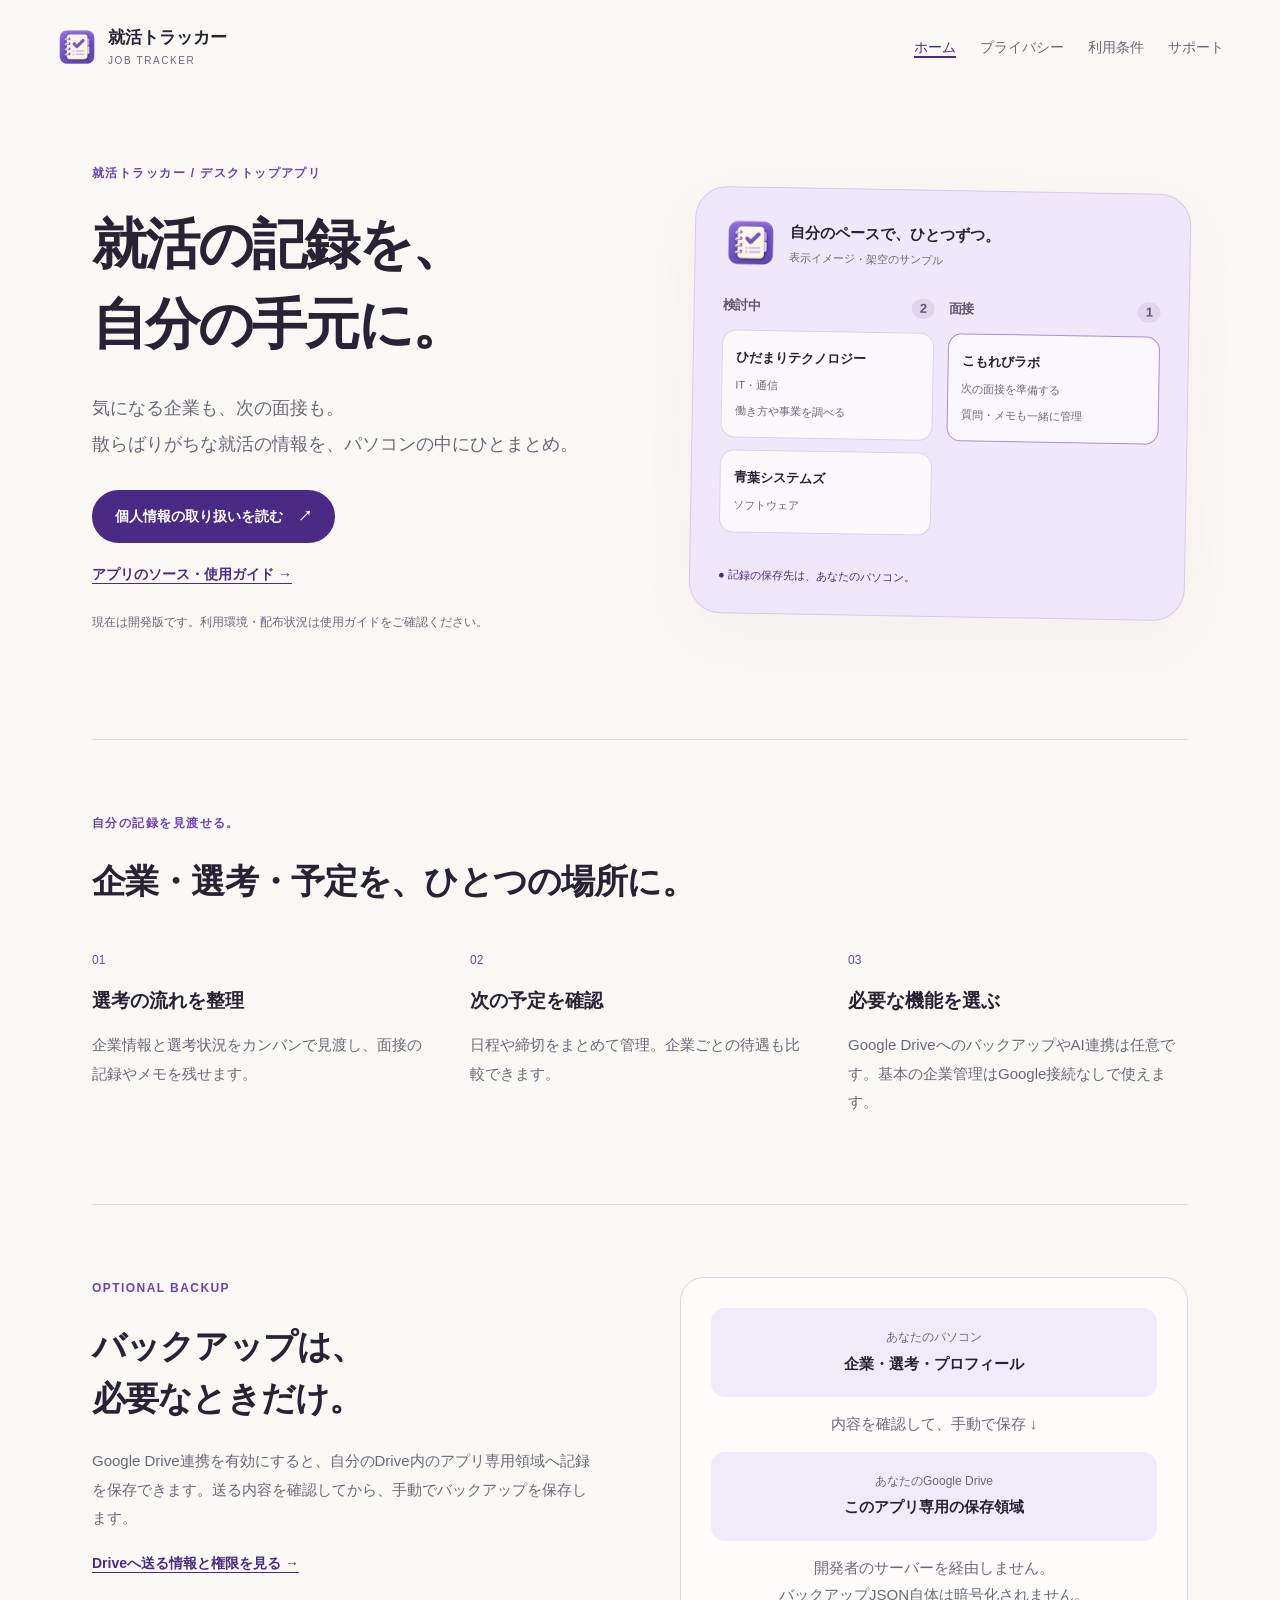
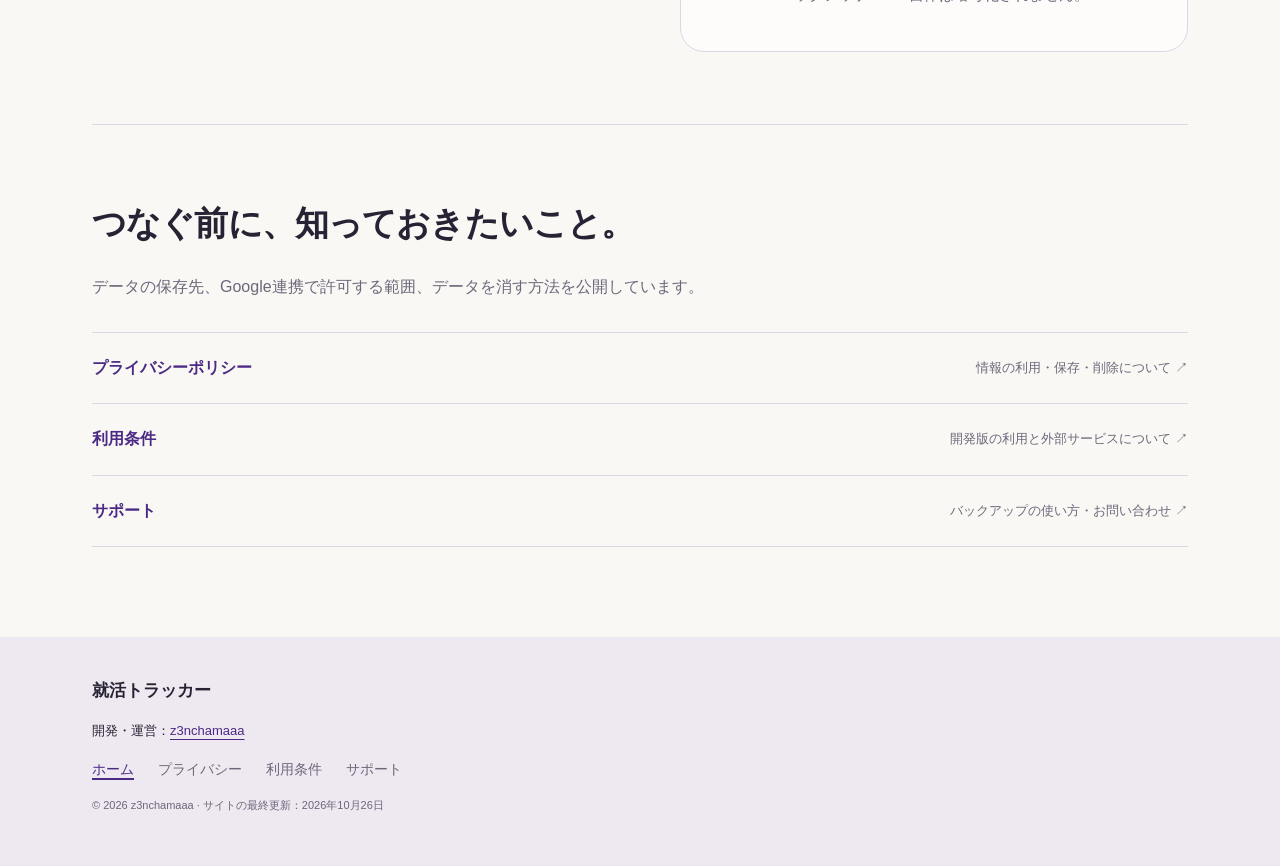
<file: public/index.html>
<!doctype html>
<html lang="ja"><head><meta charset="utf-8"><meta name="viewport" content="width=device-width,initial-scale=1">
<meta name="description" content="企業情報・選考状況・予定をパソコンで管理する就活トラッカー。Google Driveバックアップの仕組みと個人情報の取り扱いをご案内します。"><meta name="color-scheme" content="light">
<meta http-equiv="Content-Security-Policy" content="default-src 'none'; img-src 'self'; style-src 'self'; base-uri 'none'; form-action 'none'; object-src 'none'">
<meta name="referrer" content="strict-origin-when-cross-origin">
<title>就活の記録を、自分の手元に。 | 就活トラッカー</title><link rel="canonical" href="https://job-tracker.antoru.me/">
<link rel="icon" type="image/png" href="./assets/app-icon.png"><link rel="stylesheet" href="./assets/style.css">
<meta property="og:title" content="就活の記録を、自分の手元に。 | 就活トラッカー"><meta property="og:description" content="企業情報・選考状況・予定をパソコンで管理する就活トラッカー。Google Driveバックアップの仕組みと個人情報の取り扱いをご案内します。"><meta property="og:type" content="website"><meta property="og:url" content="https://job-tracker.antoru.me/">
</head><body><a class="skip" href="#main">本文へ移動</a>
<header class="header"><a class="brand" href="./index.html"><img src="./assets/app-icon.png" width="40" height="40" alt=""><span>就活トラッカー<small>JOB TRACKER</small></span></a><nav aria-label="メインナビゲーション"><a href="./index.html" aria-current="page">ホーム</a><a href="./privacy.html">プライバシー</a><a href="./terms.html">利用条件</a><a href="./support.html">サポート</a></nav></header>
<main id="main">
<section class="hero"><div><p class="eyebrow">就活トラッカー / デスクトップアプリ</p><h1>就活の記録を、<br>自分の手元に。</h1><p class="lead">気になる企業も、次の面接も。<br>散らばりがちな就活の情報を、パソコンの中にひとまとめ。</p><div class="actions"><a class="button" href="./privacy.html">個人情報の取り扱いを読む <span aria-hidden="true">↗</span></a><a class="text-link" href="https://github.com/z3nchamaaa/job-tracker">アプリのソース・使用ガイド →</a></div><p class="caption">現在は開発版です。利用環境・配布状況は使用ガイドをご確認ください。</p></div>
<aside class="preview" aria-label="企業管理のイメージ。架空のサンプルです"><div class="preview-top"><img src="./assets/app-icon.png" width="54" height="54" alt="就活トラッカーの紫色のノートのアイコン"><span>自分のペースで、ひとつずつ。<small>表示イメージ・架空のサンプル</small></span></div><div class="board"><section><h2>検討中 <span>2</span></h2><div class="company"><strong>ひだまりテクノロジー</strong><span>IT・通信</span><small>働き方や事業を調べる</small></div><div class="company"><strong>青葉システムズ</strong><span>ソフトウェア</span></div></section><section><h2>面接 <span>1</span></h2><div class="company selected"><strong>こもれびラボ</strong><span>次の面接を準備する</span><small>質問・メモも一緒に管理</small></div></section></div><p class="local-tag">● 記録の保存先は、あなたのパソコン。</p></aside></section>
<section class="section intro"><p class="eyebrow">自分の記録を見渡せる。</p><h2>企業・選考・予定を、ひとつの場所に。</h2><div class="feature-list"><article><span class="number">01</span><h3>選考の流れを整理</h3><p>企業情報と選考状況をカンバンで見渡し、面接の記録やメモを残せます。</p></article><article><span class="number">02</span><h3>次の予定を確認</h3><p>日程や締切をまとめて管理。企業ごとの待遇も比較できます。</p></article><article><span class="number">03</span><h3>必要な機能を選ぶ</h3><p>Google DriveへのバックアップやAI連携は任意です。基本の企業管理はGoogle接続なしで使えます。</p></article></div></section>
<section class="section drive-section"><div><p class="eyebrow">OPTIONAL BACKUP</p><h2>バックアップは、<br>必要なときだけ。</h2><p>Google Drive連携を有効にすると、自分のDrive内のアプリ専用領域へ記録を保存できます。送る内容を確認してから、手動でバックアップを保存します。</p><a class="text-link" href="./privacy.html#google-drive">Driveへ送る情報と権限を見る →</a></div><div class="flow" aria-label="パソコンから本人の操作でGoogle Driveのアプリ専用領域へ保存"><div><span>あなたのパソコン</span><strong>企業・選考・プロフィール</strong></div><p>内容を確認して、手動で保存 ↓</p><div><span>あなたのGoogle Drive</span><strong>このアプリ専用の保存領域</strong></div><p class="caption">開発者のサーバーを経由しません。<br>バックアップJSON自体は暗号化されません。</p></div></section>
<section class="section closing"><h2>つなぐ前に、知っておきたいこと。</h2><p>データの保存先、Google連携で許可する範囲、データを消す方法を公開しています。</p><div class="document-links"><a href="./privacy.html"><strong>プライバシーポリシー</strong><span>情報の利用・保存・削除について ↗</span></a><a href="./terms.html"><strong>利用条件</strong><span>開発版の利用と外部サービスについて ↗</span></a><a href="./support.html"><strong>サポート</strong><span>バックアップの使い方・お問い合わせ ↗</span></a></div></section></main>
<footer><a class="footer-brand" href="./index.html">就活トラッカー</a><p>開発・運営：<a href="https://github.com/z3nchamaaa">z3nchamaaa</a></p><nav aria-label="フッターナビゲーション"><a href="./index.html" aria-current="page">ホーム</a><a href="./privacy.html">プライバシー</a><a href="./terms.html">利用条件</a><a href="./support.html">サポート</a></nav><p class="muted">© 2026 z3nchamaaa · サイトの最終更新：2026年10月26日</p></footer>
</body></html>
</file>
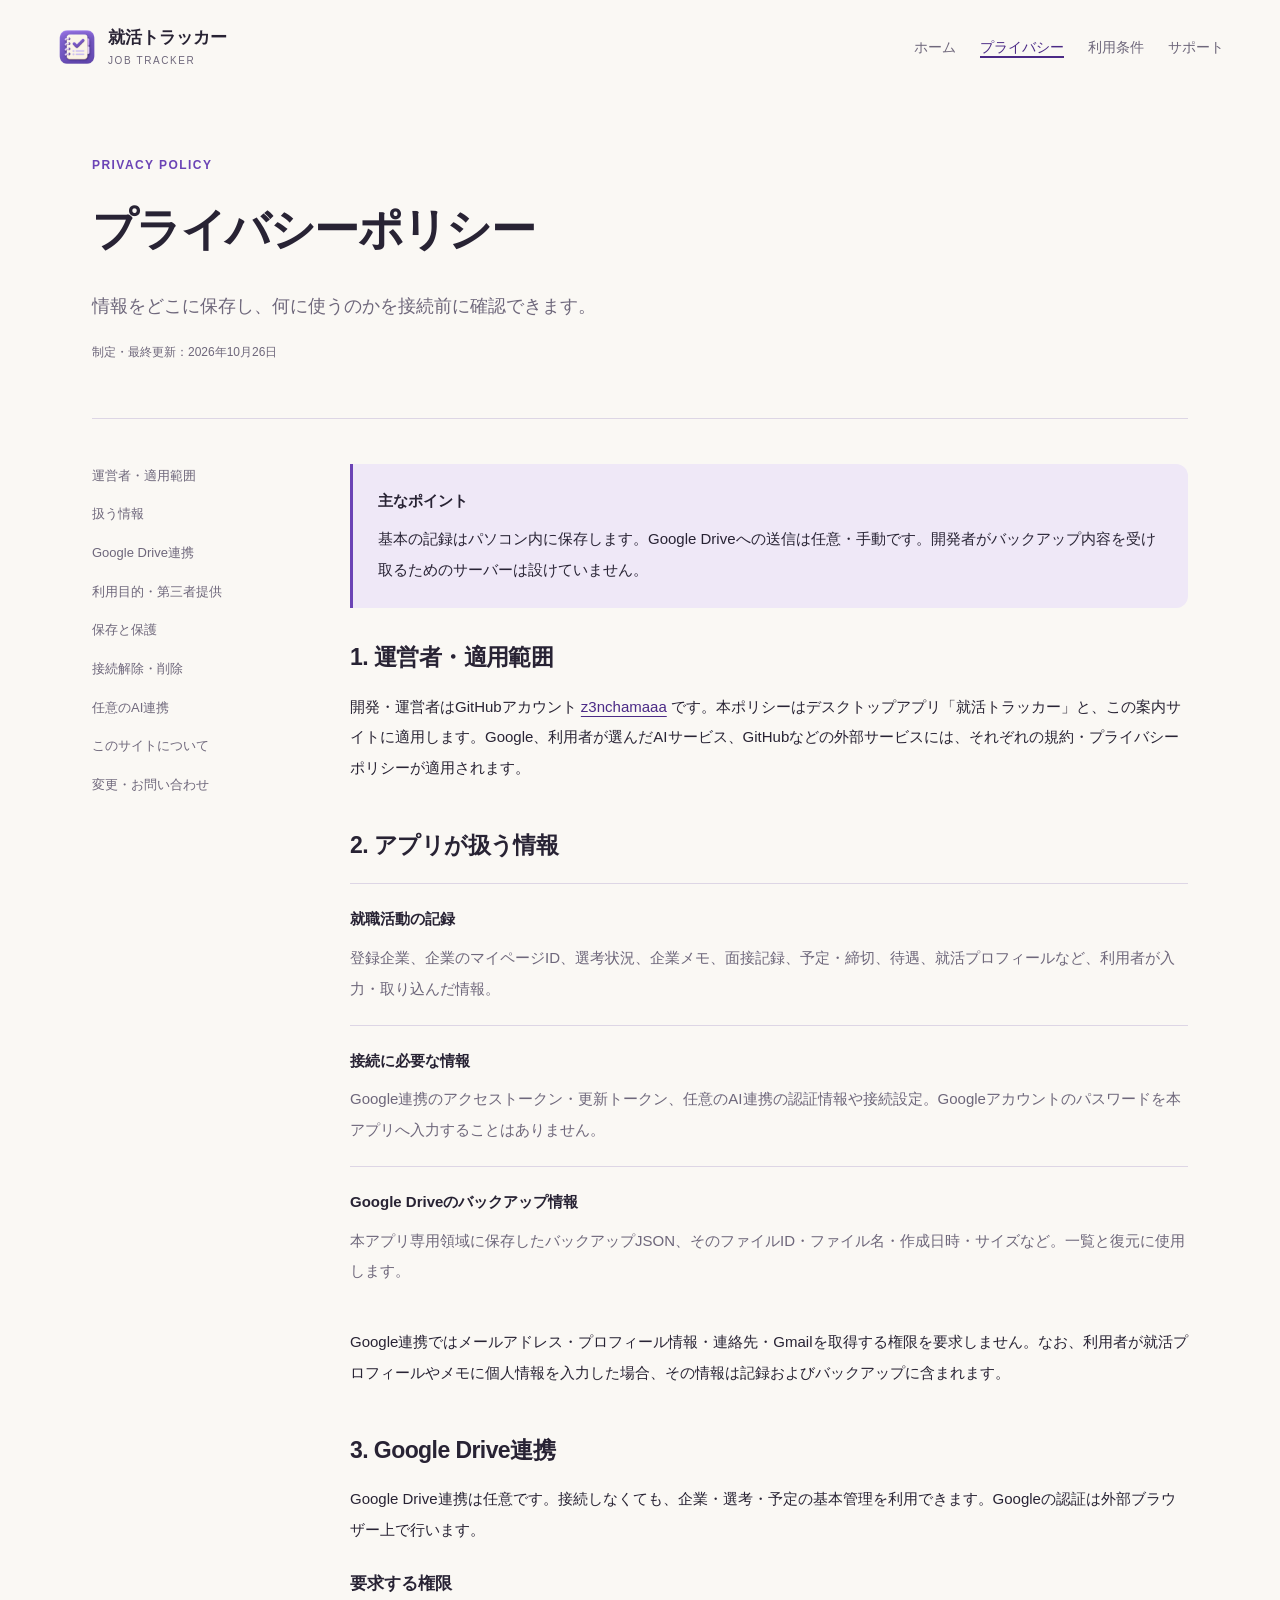
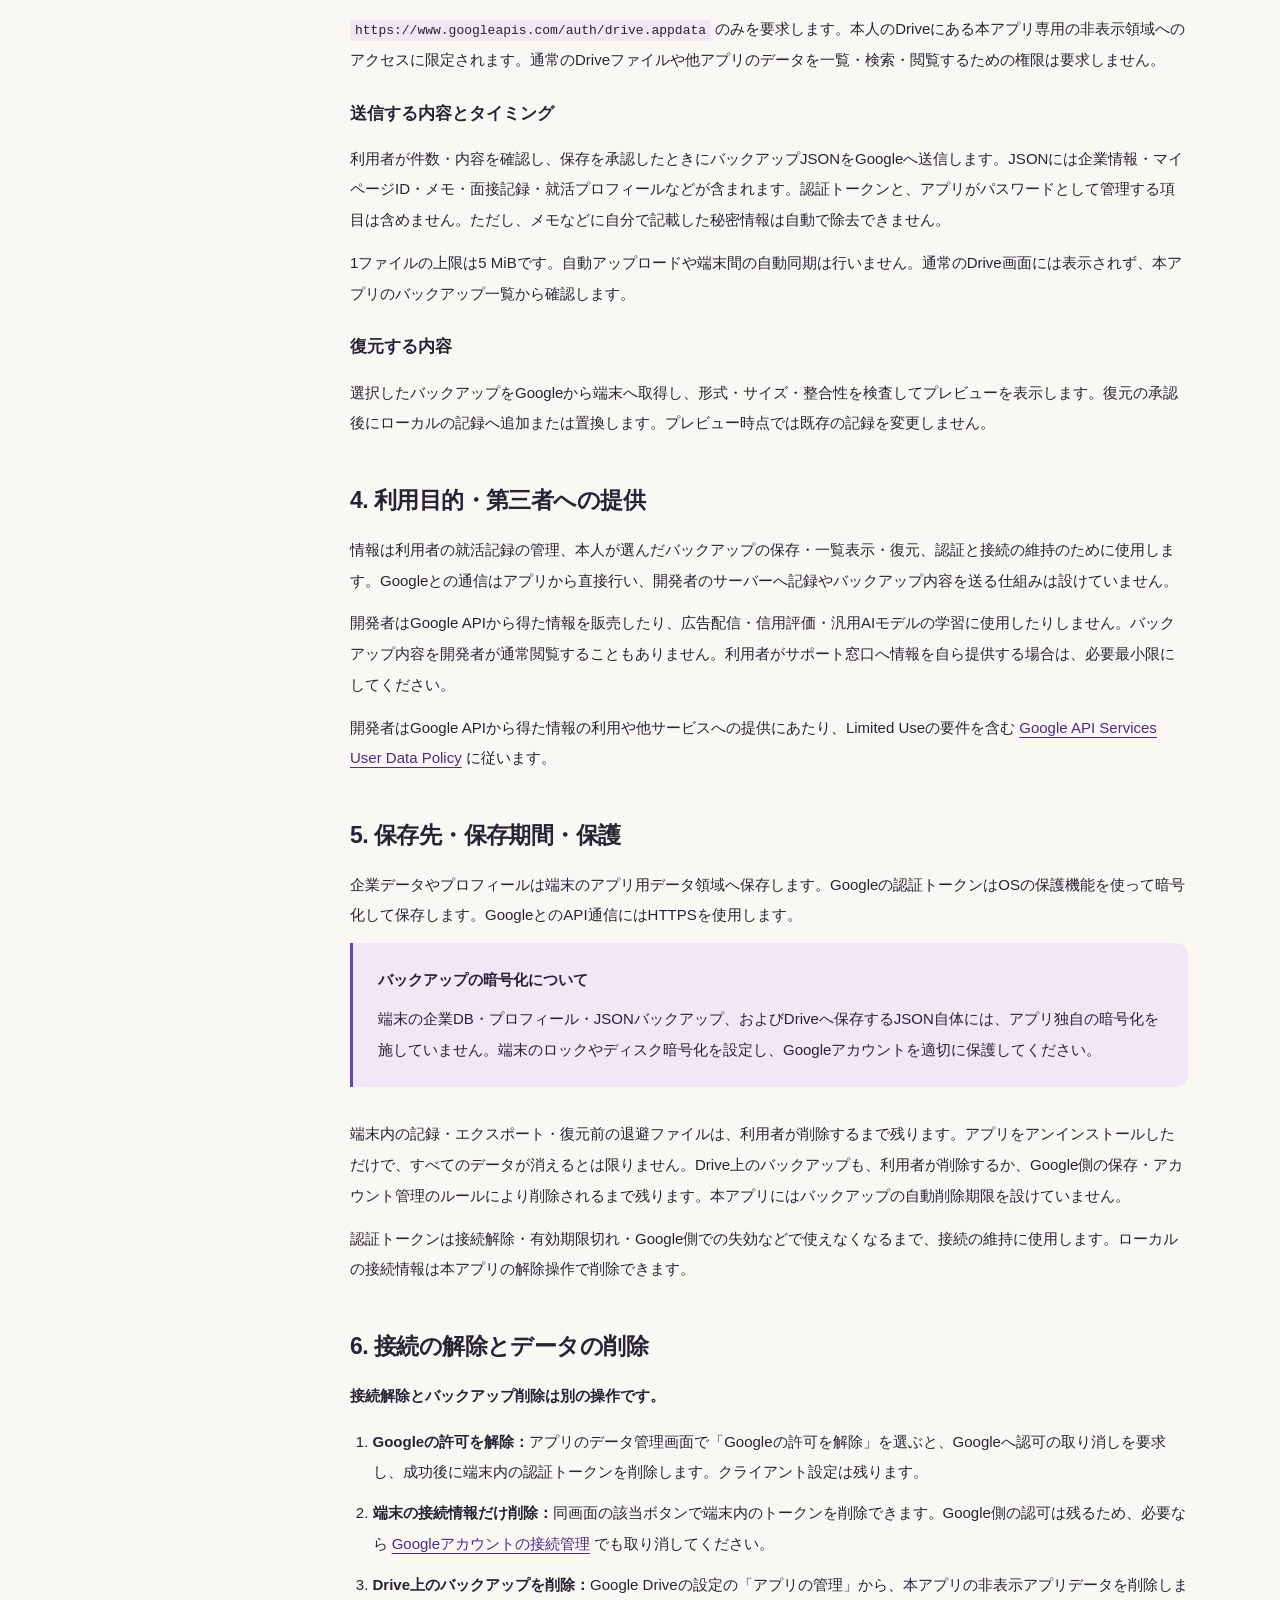
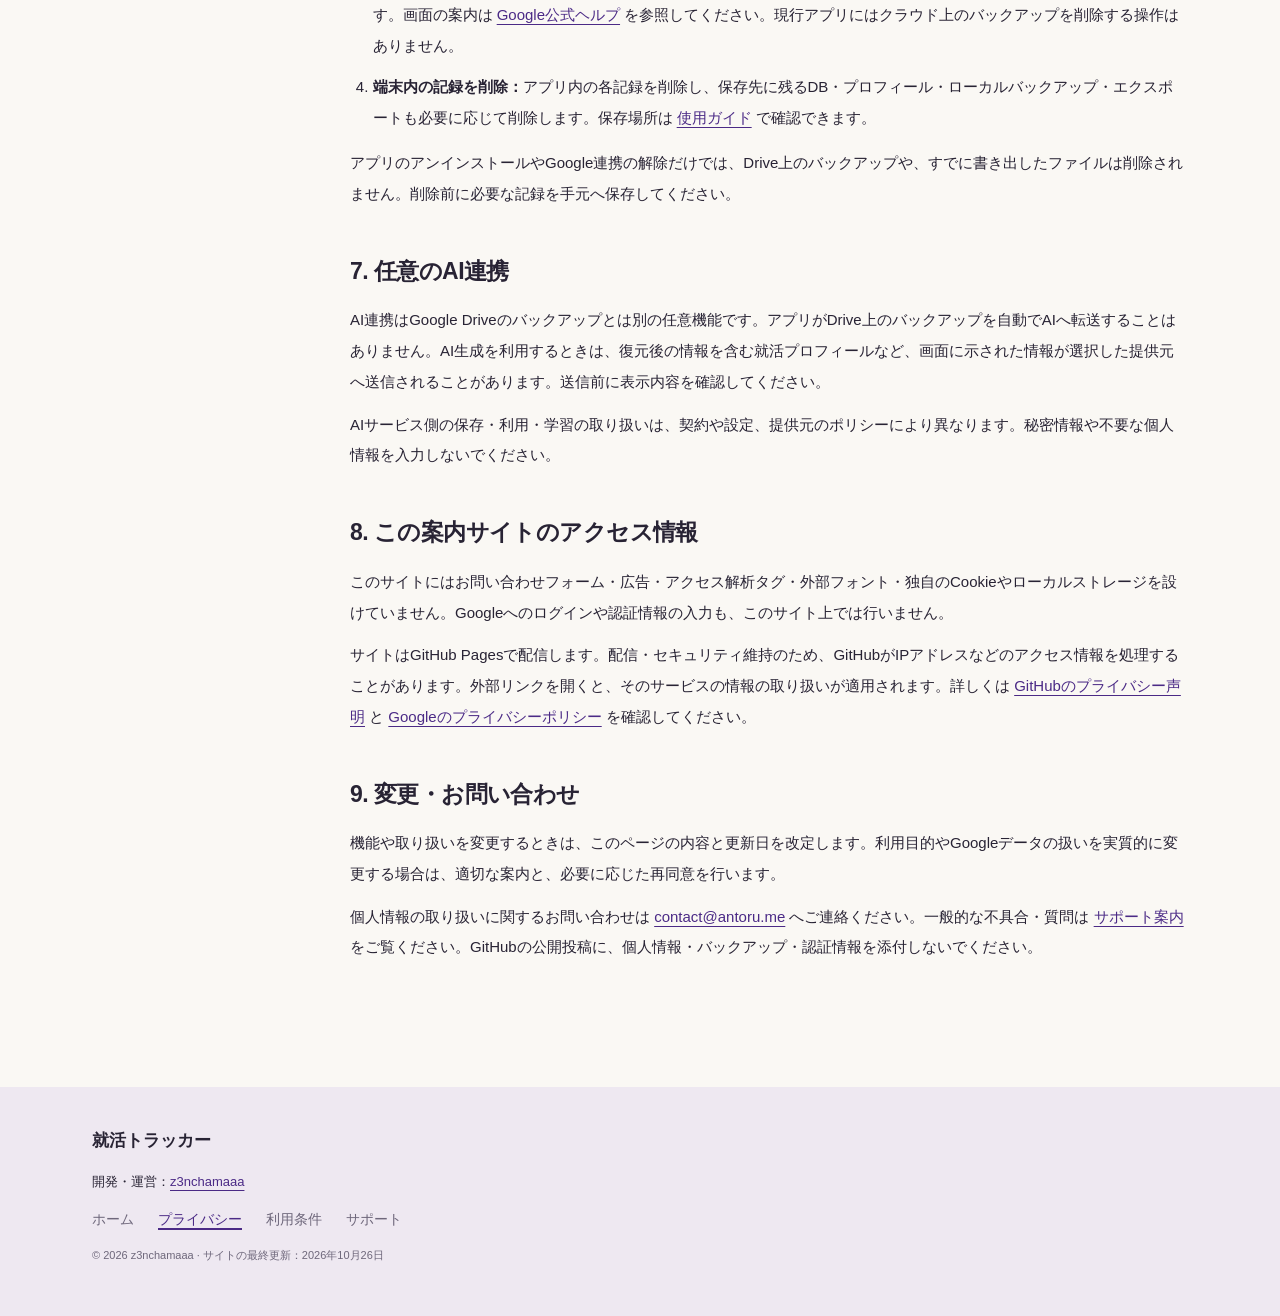
<file: public/privacy.html>
<!doctype html>
<html lang="ja"><head><meta charset="utf-8"><meta name="viewport" content="width=device-width,initial-scale=1">
<meta name="description" content="就活トラッカーが扱う情報、Google Driveの権限、保存・第三者提供・接続解除とデータ削除について。"><meta name="color-scheme" content="light">
<meta http-equiv="Content-Security-Policy" content="default-src 'none'; img-src 'self'; style-src 'self'; base-uri 'none'; form-action 'none'; object-src 'none'">
<meta name="referrer" content="strict-origin-when-cross-origin">
<title>プライバシーポリシー | 就活トラッカー</title><link rel="canonical" href="https://job-tracker.antoru.me/privacy.html">
<link rel="icon" type="image/png" href="./assets/app-icon.png"><link rel="stylesheet" href="./assets/style.css">
<meta property="og:title" content="プライバシーポリシー | 就活トラッカー"><meta property="og:description" content="就活トラッカーが扱う情報、Google Driveの権限、保存・第三者提供・接続解除とデータ削除について。"><meta property="og:type" content="website"><meta property="og:url" content="https://job-tracker.antoru.me/privacy.html">
</head><body><a class="skip" href="#main">本文へ移動</a>
<header class="header"><a class="brand" href="./index.html"><img src="./assets/app-icon.png" width="40" height="40" alt=""><span>就活トラッカー<small>JOB TRACKER</small></span></a><nav aria-label="メインナビゲーション"><a href="./index.html">ホーム</a><a href="./privacy.html" aria-current="page">プライバシー</a><a href="./terms.html">利用条件</a><a href="./support.html">サポート</a></nav></header>
<main id="main">
<div class="document-head"><p class="eyebrow">PRIVACY POLICY</p><h1>プライバシーポリシー</h1><p class="lead">情報をどこに保存し、何に使うのかを接続前に確認できます。</p><p class="caption">制定・最終更新：2026年10月26日</p></div>
<div class="document-layout"><aside class="toc"><nav aria-label="このページの目次"><a href="#operator">運営者・適用範囲</a><a href="#data">扱う情報</a><a href="#google-drive">Google Drive連携</a><a href="#sharing">利用目的・第三者提供</a><a href="#storage">保存と保護</a><a href="#deletion">接続解除・削除</a><a href="#ai">任意のAI連携</a><a href="#website">このサイトについて</a><a href="#changes">変更・お問い合わせ</a></nav></aside><article class="prose">
<div class="notice"><strong>主なポイント</strong><p>基本の記録はパソコン内に保存します。Google Driveへの送信は任意・手動です。開発者がバックアップ内容を受け取るためのサーバーは設けていません。</p></div>
<section id="operator"><h2>1. 運営者・適用範囲</h2><p>開発・運営者はGitHubアカウント <a href="https://github.com/z3nchamaaa">z3nchamaaa</a> です。本ポリシーはデスクトップアプリ「就活トラッカー」と、この案内サイトに適用します。Google、利用者が選んだAIサービス、GitHubなどの外部サービスには、それぞれの規約・プライバシーポリシーが適用されます。</p></section>
<section id="data"><h2>2. アプリが扱う情報</h2><dl class="data-list"><div><dt>就職活動の記録</dt><dd>登録企業、企業のマイページID、選考状況、企業メモ、面接記録、予定・締切、待遇、就活プロフィールなど、利用者が入力・取り込んだ情報。</dd></div><div><dt>接続に必要な情報</dt><dd>Google連携のアクセストークン・更新トークン、任意のAI連携の認証情報や接続設定。Googleアカウントのパスワードを本アプリへ入力することはありません。</dd></div><div><dt>Google Driveのバックアップ情報</dt><dd>本アプリ専用領域に保存したバックアップJSON、そのファイルID・ファイル名・作成日時・サイズなど。一覧と復元に使用します。</dd></div></dl><p>Google連携ではメールアドレス・プロフィール情報・連絡先・Gmailを取得する権限を要求しません。なお、利用者が就活プロフィールやメモに個人情報を入力した場合、その情報は記録およびバックアップに含まれます。</p></section>
<section id="google-drive"><h2>3. Google Drive連携</h2><p>Google Drive連携は任意です。接続しなくても、企業・選考・予定の基本管理を利用できます。Googleの認証は外部ブラウザー上で行います。</p><h3>要求する権限</h3><p><code>https://www.googleapis.com/auth/drive.appdata</code> のみを要求します。本人のDriveにある本アプリ専用の非表示領域へのアクセスに限定されます。通常のDriveファイルや他アプリのデータを一覧・検索・閲覧するための権限は要求しません。</p><h3>送信する内容とタイミング</h3><p>利用者が件数・内容を確認し、保存を承認したときにバックアップJSONをGoogleへ送信します。JSONには企業情報・マイページID・メモ・面接記録・就活プロフィールなどが含まれます。認証トークンと、アプリがパスワードとして管理する項目は含めません。ただし、メモなどに自分で記載した秘密情報は自動で除去できません。</p><p>1ファイルの上限は5 MiBです。自動アップロードや端末間の自動同期は行いません。通常のDrive画面には表示されず、本アプリのバックアップ一覧から確認します。</p><h3>復元する内容</h3><p>選択したバックアップをGoogleから端末へ取得し、形式・サイズ・整合性を検査してプレビューを表示します。復元の承認後にローカルの記録へ追加または置換します。プレビュー時点では既存の記録を変更しません。</p></section>
<section id="sharing"><h2>4. 利用目的・第三者への提供</h2><p>情報は利用者の就活記録の管理、本人が選んだバックアップの保存・一覧表示・復元、認証と接続の維持のために使用します。Googleとの通信はアプリから直接行い、開発者のサーバーへ記録やバックアップ内容を送る仕組みは設けていません。</p><p>開発者はGoogle APIから得た情報を販売したり、広告配信・信用評価・汎用AIモデルの学習に使用したりしません。バックアップ内容を開発者が通常閲覧することもありません。利用者がサポート窓口へ情報を自ら提供する場合は、必要最小限にしてください。</p><p>開発者はGoogle APIから得た情報の利用や他サービスへの提供にあたり、Limited Useの要件を含む <a href="https://developers.google.com/terms/api-services-user-data-policy">Google API Services User Data Policy</a> に従います。</p></section>
<section id="storage"><h2>5. 保存先・保存期間・保護</h2><p>企業データやプロフィールは端末のアプリ用データ領域へ保存します。Googleの認証トークンはOSの保護機能を使って暗号化して保存します。GoogleとのAPI通信にはHTTPSを使用します。</p><div class="notice"><strong>バックアップの暗号化について</strong><p>端末の企業DB・プロフィール・JSONバックアップ、およびDriveへ保存するJSON自体には、アプリ独自の暗号化を施していません。端末のロックやディスク暗号化を設定し、Googleアカウントを適切に保護してください。</p></div><p>端末内の記録・エクスポート・復元前の退避ファイルは、利用者が削除するまで残ります。アプリをアンインストールしただけで、すべてのデータが消えるとは限りません。Drive上のバックアップも、利用者が削除するか、Google側の保存・アカウント管理のルールにより削除されるまで残ります。本アプリにはバックアップの自動削除期限を設けていません。</p><p>認証トークンは接続解除・有効期限切れ・Google側での失効などで使えなくなるまで、接続の維持に使用します。ローカルの接続情報は本アプリの解除操作で削除できます。</p></section>
<section id="deletion"><h2>6. 接続の解除とデータの削除</h2><p><strong>接続解除とバックアップ削除は別の操作です。</strong></p><ol><li><strong>Googleの許可を解除：</strong>アプリのデータ管理画面で「Googleの許可を解除」を選ぶと、Googleへ認可の取り消しを要求し、成功後に端末内の認証トークンを削除します。クライアント設定は残ります。</li><li><strong>端末の接続情報だけ削除：</strong>同画面の該当ボタンで端末内のトークンを削除できます。Google側の認可は残るため、必要なら <a href="https://myaccount.google.com/connections">Googleアカウントの接続管理</a> でも取り消してください。</li><li><strong>Drive上のバックアップを削除：</strong>Google Driveの設定の「アプリの管理」から、本アプリの非表示アプリデータを削除します。画面の案内は <a href="https://support.google.com/drive/answer/6374270?hl=ja">Google公式ヘルプ</a> を参照してください。現行アプリにはクラウド上のバックアップを削除する操作はありません。</li><li><strong>端末内の記録を削除：</strong>アプリ内の各記録を削除し、保存先に残るDB・プロフィール・ローカルバックアップ・エクスポートも必要に応じて削除します。保存場所は <a href="https://github.com/z3nchamaaa/job-tracker/blob/main/docs/README.md">使用ガイド</a> で確認できます。</li></ol><p>アプリのアンインストールやGoogle連携の解除だけでは、Drive上のバックアップや、すでに書き出したファイルは削除されません。削除前に必要な記録を手元へ保存してください。</p></section>
<section id="ai"><h2>7. 任意のAI連携</h2><p>AI連携はGoogle Driveのバックアップとは別の任意機能です。アプリがDrive上のバックアップを自動でAIへ転送することはありません。AI生成を利用するときは、復元後の情報を含む就活プロフィールなど、画面に示された情報が選択した提供元へ送信されることがあります。送信前に表示内容を確認してください。</p><p>AIサービス側の保存・利用・学習の取り扱いは、契約や設定、提供元のポリシーにより異なります。秘密情報や不要な個人情報を入力しないでください。</p></section>
<section id="website"><h2>8. この案内サイトのアクセス情報</h2><p>このサイトにはお問い合わせフォーム・広告・アクセス解析タグ・外部フォント・独自のCookieやローカルストレージを設けていません。Googleへのログインや認証情報の入力も、このサイト上では行いません。</p><p>サイトはGitHub Pagesで配信します。配信・セキュリティ維持のため、GitHubがIPアドレスなどのアクセス情報を処理することがあります。外部リンクを開くと、そのサービスの情報の取り扱いが適用されます。詳しくは <a href="https://docs.github.com/en/site-policy/privacy-policies/github-general-privacy-statement">GitHubのプライバシー声明</a> と <a href="https://policies.google.com/privacy?hl=ja">Googleのプライバシーポリシー</a> を確認してください。</p></section>
<section id="changes"><h2>9. 変更・お問い合わせ</h2><p>機能や取り扱いを変更するときは、このページの内容と更新日を改定します。利用目的やGoogleデータの扱いを実質的に変更する場合は、適切な案内と、必要に応じた再同意を行います。</p><p>個人情報の取り扱いに関するお問い合わせは <a href="mailto:contact@antoru.me">contact@antoru.me</a> へご連絡ください。一般的な不具合・質問は <a href="./support.html">サポート案内</a> をご覧ください。GitHubの公開投稿に、個人情報・バックアップ・認証情報を添付しないでください。</p></section>
</article></div></main>
<footer><a class="footer-brand" href="./index.html">就活トラッカー</a><p>開発・運営：<a href="https://github.com/z3nchamaaa">z3nchamaaa</a></p><nav aria-label="フッターナビゲーション"><a href="./index.html">ホーム</a><a href="./privacy.html" aria-current="page">プライバシー</a><a href="./terms.html">利用条件</a><a href="./support.html">サポート</a></nav><p class="muted">© 2026 z3nchamaaa · サイトの最終更新：2026年10月26日</p></footer>
</body></html>
</file>
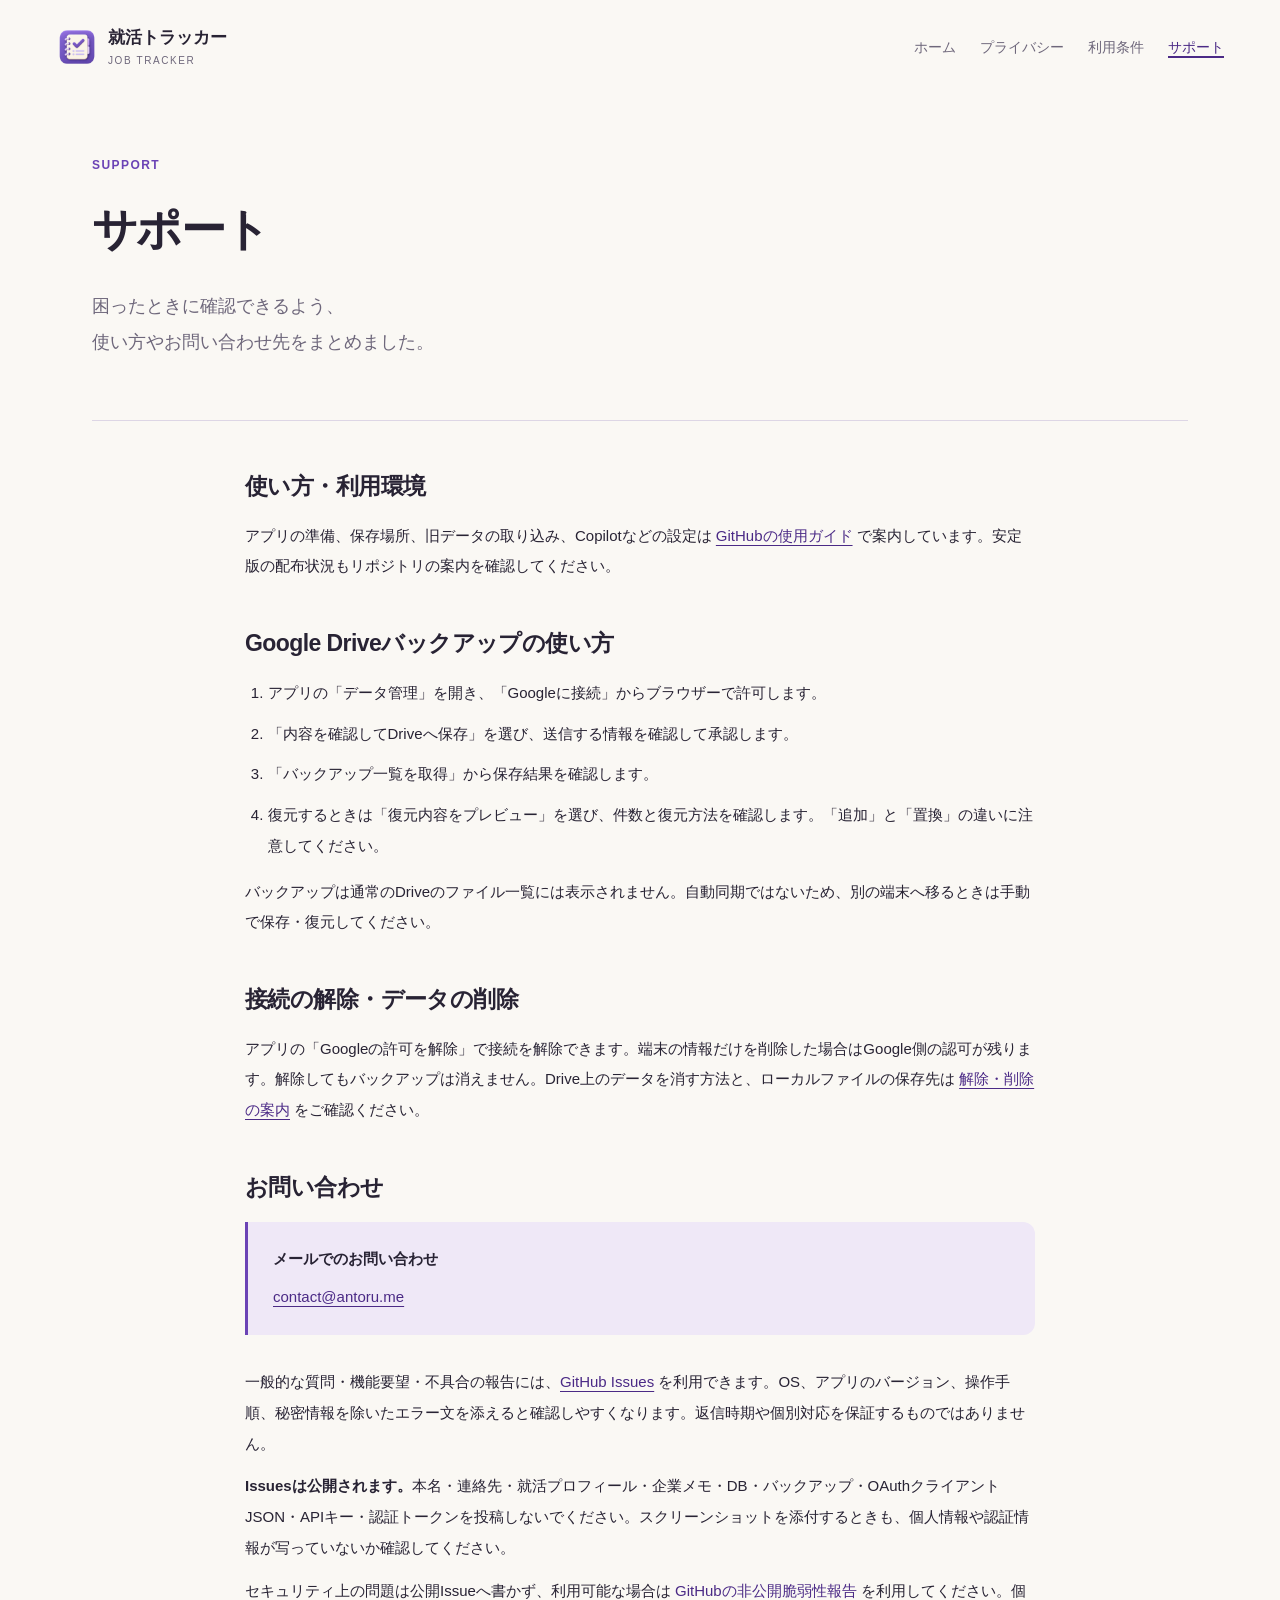
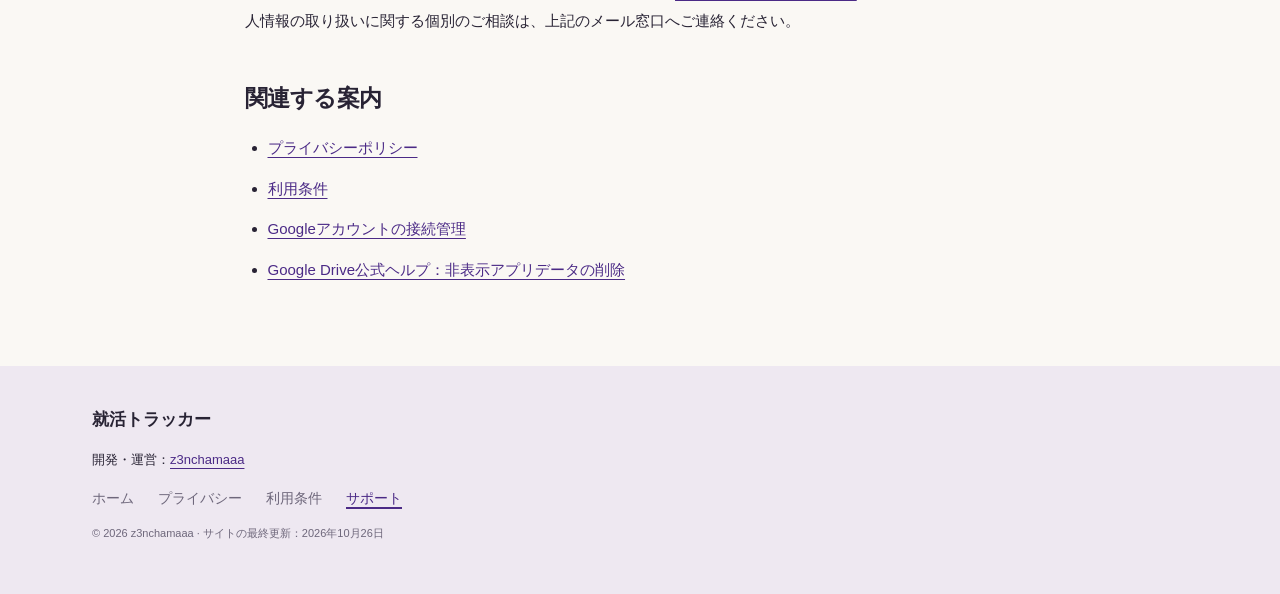
<file: public/support.html>
<!doctype html>
<html lang="ja"><head><meta charset="utf-8"><meta name="viewport" content="width=device-width,initial-scale=1">
<meta name="description" content="Google Driveバックアップの使い方、解除と削除の手順、就活トラッカーへのお問い合わせ方法。"><meta name="color-scheme" content="light">
<meta http-equiv="Content-Security-Policy" content="default-src 'none'; img-src 'self'; style-src 'self'; base-uri 'none'; form-action 'none'; object-src 'none'">
<meta name="referrer" content="strict-origin-when-cross-origin">
<title>サポート | 就活トラッカー</title><link rel="canonical" href="https://job-tracker.antoru.me/support.html">
<link rel="icon" type="image/png" href="./assets/app-icon.png"><link rel="stylesheet" href="./assets/style.css">
<meta property="og:title" content="サポート | 就活トラッカー"><meta property="og:description" content="Google Driveバックアップの使い方、解除と削除の手順、就活トラッカーへのお問い合わせ方法。"><meta property="og:type" content="website"><meta property="og:url" content="https://job-tracker.antoru.me/support.html">
</head><body><a class="skip" href="#main">本文へ移動</a>
<header class="header"><a class="brand" href="./index.html"><img src="./assets/app-icon.png" width="40" height="40" alt=""><span>就活トラッカー<small>JOB TRACKER</small></span></a><nav aria-label="メインナビゲーション"><a href="./index.html">ホーム</a><a href="./privacy.html">プライバシー</a><a href="./terms.html">利用条件</a><a href="./support.html" aria-current="page">サポート</a></nav></header>
<main id="main">
<div class="document-head"><p class="eyebrow">SUPPORT</p><h1>サポート</h1><p class="lead">困ったときに確認できるよう、<br>使い方やお問い合わせ先をまとめました。</p></div><article class="prose single">
<section><h2>使い方・利用環境</h2><p>アプリの準備、保存場所、旧データの取り込み、Copilotなどの設定は <a href="https://github.com/z3nchamaaa/job-tracker/blob/main/docs/README.md">GitHubの使用ガイド</a> で案内しています。安定版の配布状況もリポジトリの案内を確認してください。</p></section>
<section><h2>Google Driveバックアップの使い方</h2><ol><li>アプリの「データ管理」を開き、「Googleに接続」からブラウザーで許可します。</li><li>「内容を確認してDriveへ保存」を選び、送信する情報を確認して承認します。</li><li>「バックアップ一覧を取得」から保存結果を確認します。</li><li>復元するときは「復元内容をプレビュー」を選び、件数と復元方法を確認します。「追加」と「置換」の違いに注意してください。</li></ol><p>バックアップは通常のDriveのファイル一覧には表示されません。自動同期ではないため、別の端末へ移るときは手動で保存・復元してください。</p></section>
<section><h2>接続の解除・データの削除</h2><p>アプリの「Googleの許可を解除」で接続を解除できます。端末の情報だけを削除した場合はGoogle側の認可が残ります。解除してもバックアップは消えません。Drive上のデータを消す方法と、ローカルファイルの保存先は <a href="./privacy.html#deletion">解除・削除の案内</a> をご確認ください。</p></section>
<section><h2>お問い合わせ</h2><div class="notice"><strong>メールでのお問い合わせ</strong><p><a href="mailto:contact@antoru.me">contact@antoru.me</a></p></div><p>一般的な質問・機能要望・不具合の報告には、<a href="https://github.com/z3nchamaaa/job-tracker/issues">GitHub Issues</a> を利用できます。OS、アプリのバージョン、操作手順、秘密情報を除いたエラー文を添えると確認しやすくなります。返信時期や個別対応を保証するものではありません。</p><p><strong>Issuesは公開されます。</strong>本名・連絡先・就活プロフィール・企業メモ・DB・バックアップ・OAuthクライアントJSON・APIキー・認証トークンを投稿しないでください。スクリーンショットを添付するときも、個人情報や認証情報が写っていないか確認してください。</p><p>セキュリティ上の問題は公開Issueへ書かず、利用可能な場合は <a href="https://github.com/z3nchamaaa/job-tracker/security/advisories/new">GitHubの非公開脆弱性報告</a> を利用してください。個人情報の取り扱いに関する個別のご相談は、上記のメール窓口へご連絡ください。</p></section>
<section><h2>関連する案内</h2><ul><li><a href="./privacy.html">プライバシーポリシー</a></li><li><a href="./terms.html">利用条件</a></li><li><a href="https://myaccount.google.com/connections">Googleアカウントの接続管理</a></li><li><a href="https://support.google.com/drive/answer/6374270?hl=ja">Google Drive公式ヘルプ：非表示アプリデータの削除</a></li></ul></section></article></main>
<footer><a class="footer-brand" href="./index.html">就活トラッカー</a><p>開発・運営：<a href="https://github.com/z3nchamaaa">z3nchamaaa</a></p><nav aria-label="フッターナビゲーション"><a href="./index.html">ホーム</a><a href="./privacy.html">プライバシー</a><a href="./terms.html">利用条件</a><a href="./support.html" aria-current="page">サポート</a></nav><p class="muted">© 2026 z3nchamaaa · サイトの最終更新：2026年10月26日</p></footer>
</body></html>
</file>
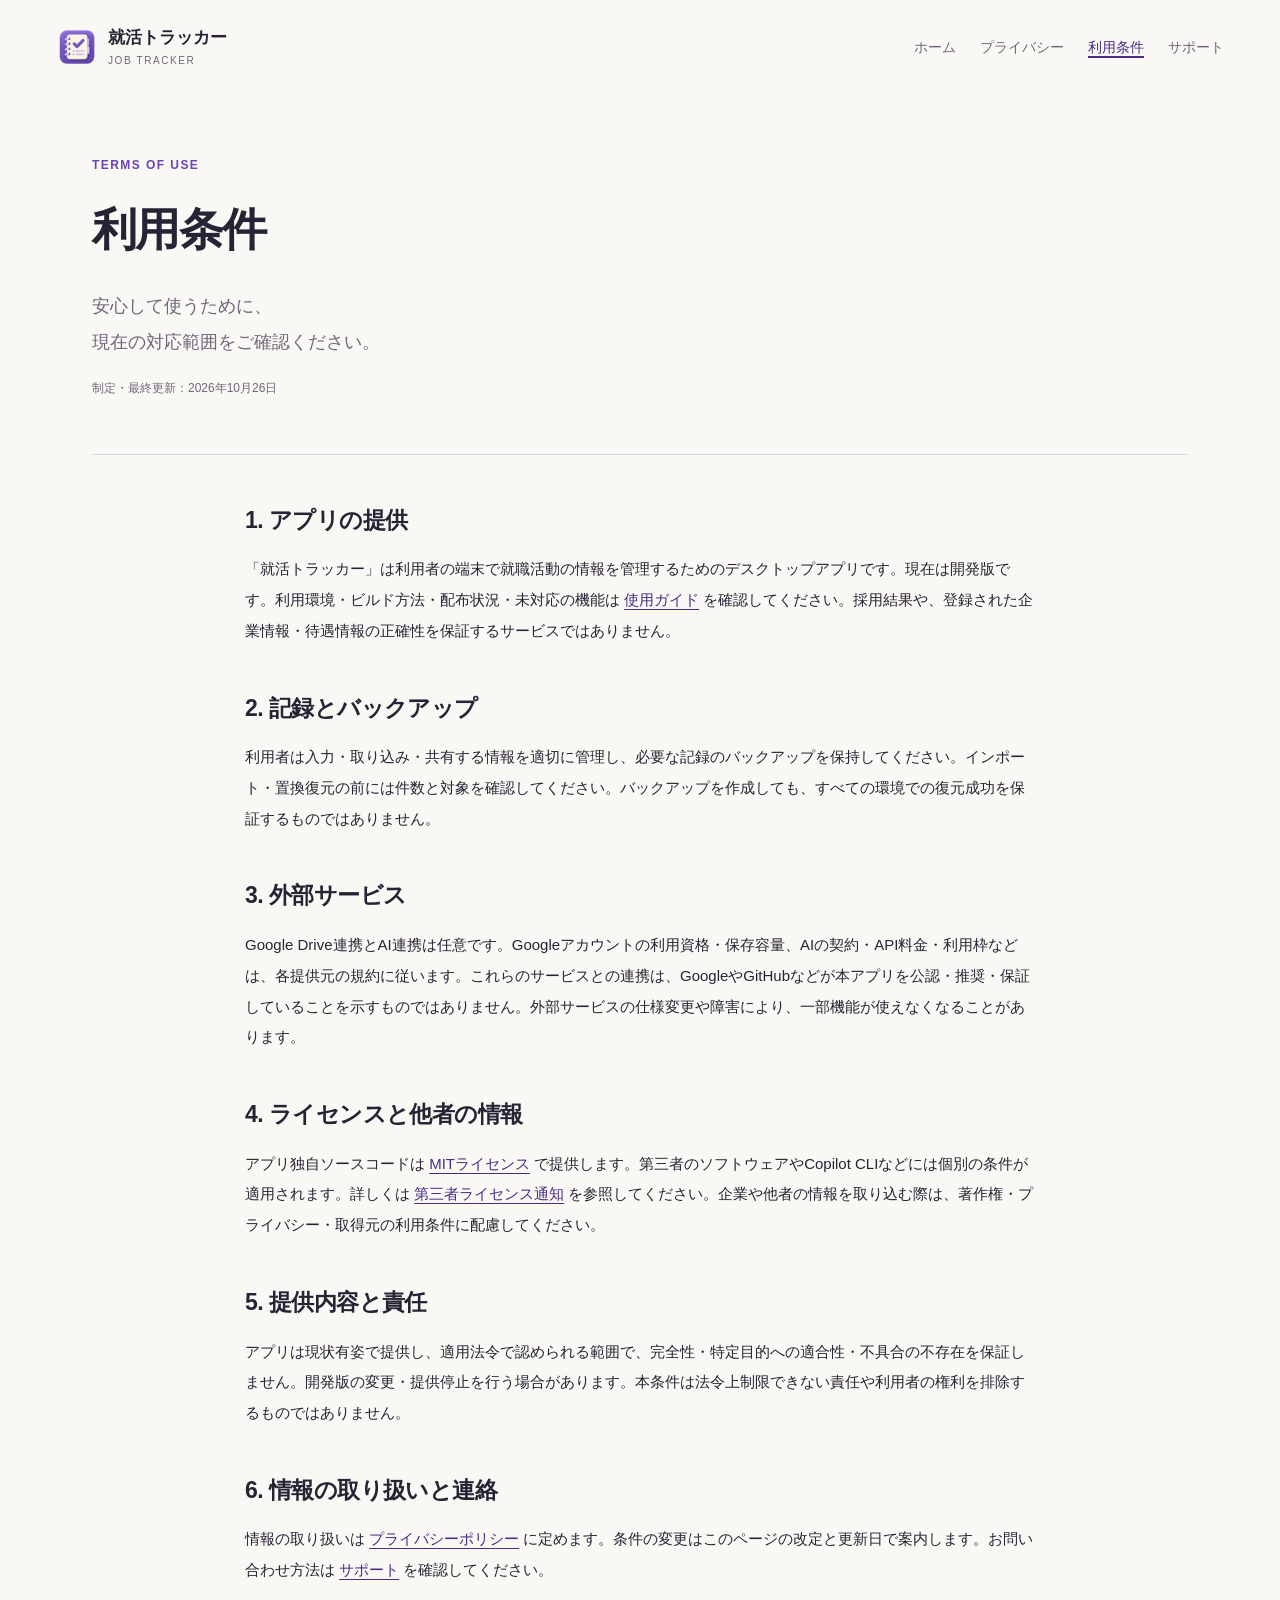
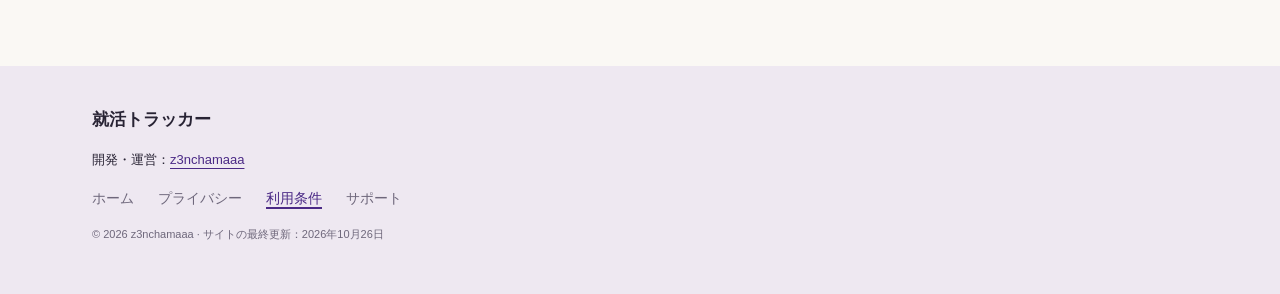
<file: public/terms.html>
<!doctype html>
<html lang="ja"><head><meta charset="utf-8"><meta name="viewport" content="width=device-width,initial-scale=1">
<meta name="description" content="就活トラッカーの利用条件、開発版の注意事項、Google DriveやAIなど外部サービスの利用について。"><meta name="color-scheme" content="light">
<meta http-equiv="Content-Security-Policy" content="default-src 'none'; img-src 'self'; style-src 'self'; base-uri 'none'; form-action 'none'; object-src 'none'">
<meta name="referrer" content="strict-origin-when-cross-origin">
<title>利用条件 | 就活トラッカー</title><link rel="canonical" href="https://job-tracker.antoru.me/terms.html">
<link rel="icon" type="image/png" href="./assets/app-icon.png"><link rel="stylesheet" href="./assets/style.css">
<meta property="og:title" content="利用条件 | 就活トラッカー"><meta property="og:description" content="就活トラッカーの利用条件、開発版の注意事項、Google DriveやAIなど外部サービスの利用について。"><meta property="og:type" content="website"><meta property="og:url" content="https://job-tracker.antoru.me/terms.html">
</head><body><a class="skip" href="#main">本文へ移動</a>
<header class="header"><a class="brand" href="./index.html"><img src="./assets/app-icon.png" width="40" height="40" alt=""><span>就活トラッカー<small>JOB TRACKER</small></span></a><nav aria-label="メインナビゲーション"><a href="./index.html">ホーム</a><a href="./privacy.html">プライバシー</a><a href="./terms.html" aria-current="page">利用条件</a><a href="./support.html">サポート</a></nav></header>
<main id="main">
<div class="document-head"><p class="eyebrow">TERMS OF USE</p><h1>利用条件</h1><p class="lead">安心して使うために、<br>現在の対応範囲をご確認ください。</p><p class="caption">制定・最終更新：2026年10月26日</p></div><article class="prose single">
<section><h2>1. アプリの提供</h2><p>「就活トラッカー」は利用者の端末で就職活動の情報を管理するためのデスクトップアプリです。現在は開発版です。利用環境・ビルド方法・配布状況・未対応の機能は <a href="https://github.com/z3nchamaaa/job-tracker/blob/main/docs/README.md">使用ガイド</a> を確認してください。採用結果や、登録された企業情報・待遇情報の正確性を保証するサービスではありません。</p></section>
<section><h2>2. 記録とバックアップ</h2><p>利用者は入力・取り込み・共有する情報を適切に管理し、必要な記録のバックアップを保持してください。インポート・置換復元の前には件数と対象を確認してください。バックアップを作成しても、すべての環境での復元成功を保証するものではありません。</p></section>
<section><h2>3. 外部サービス</h2><p>Google Drive連携とAI連携は任意です。Googleアカウントの利用資格・保存容量、AIの契約・API料金・利用枠などは、各提供元の規約に従います。これらのサービスとの連携は、GoogleやGitHubなどが本アプリを公認・推奨・保証していることを示すものではありません。外部サービスの仕様変更や障害により、一部機能が使えなくなることがあります。</p></section>
<section><h2>4. ライセンスと他者の情報</h2><p>アプリ独自ソースコードは <a href="https://github.com/z3nchamaaa/job-tracker/blob/main/LICENSE">MITライセンス</a> で提供します。第三者のソフトウェアやCopilot CLIなどには個別の条件が適用されます。詳しくは <a href="https://github.com/z3nchamaaa/job-tracker/blob/main/THIRD_PARTY_NOTICES.md">第三者ライセンス通知</a> を参照してください。企業や他者の情報を取り込む際は、著作権・プライバシー・取得元の利用条件に配慮してください。</p></section>
<section><h2>5. 提供内容と責任</h2><p>アプリは現状有姿で提供し、適用法令で認められる範囲で、完全性・特定目的への適合性・不具合の不存在を保証しません。開発版の変更・提供停止を行う場合があります。本条件は法令上制限できない責任や利用者の権利を排除するものではありません。</p></section>
<section><h2>6. 情報の取り扱いと連絡</h2><p>情報の取り扱いは <a href="./privacy.html">プライバシーポリシー</a> に定めます。条件の変更はこのページの改定と更新日で案内します。お問い合わせ方法は <a href="./support.html">サポート</a> を確認してください。</p></section></article></main>
<footer><a class="footer-brand" href="./index.html">就活トラッカー</a><p>開発・運営：<a href="https://github.com/z3nchamaaa">z3nchamaaa</a></p><nav aria-label="フッターナビゲーション"><a href="./index.html">ホーム</a><a href="./privacy.html">プライバシー</a><a href="./terms.html" aria-current="page">利用条件</a><a href="./support.html">サポート</a></nav><p class="muted">© 2026 z3nchamaaa · サイトの最終更新：2026年10月26日</p></footer>
</body></html>
</file>
<file: public/assets/style.css>
:root{--ink:#282334;--muted:#6e677b;--purple:#6b43b5;--purple-dark:#4b2a86;--lavender:#efe8fa;--paper:#faf8f4;--line:#ddd6e5;--white:#fff;--radius:24px}*{box-sizing:border-box}html{scroll-behavior:smooth;scroll-padding-top:28px}body{margin:0;background:var(--paper);color:var(--ink);font-family:-apple-system,BlinkMacSystemFont,"Hiragino Sans","Yu Gothic",Meiryo,sans-serif;line-height:1.9;overflow-wrap:anywhere}a{color:var(--purple-dark);text-underline-offset:4px}a:hover{color:var(--purple)}a:focus-visible{outline:3px solid var(--purple);outline-offset:5px;border-radius:4px}img{max-width:100%;height:auto}.skip{position:absolute;top:-100px;left:16px;background:white;padding:12px;z-index:9}.skip:focus{top:12px}.header{max-width:1240px;margin:auto;padding:26px 36px;display:flex;justify-content:space-between;align-items:center;gap:24px}.brand{display:flex;align-items:center;gap:10px;text-decoration:none;color:var(--ink);font-size:17px;font-weight:750;line-height:1.4;flex-shrink:0}.brand img{width:42px}.brand small{display:block;font-size:10px;letter-spacing:.16em;font-weight:500;color:var(--muted);margin-top:4px}nav{display:flex;flex-wrap:wrap;gap:8px 24px}nav a{text-decoration:none;color:var(--muted);font-size:14px}nav a[aria-current=page]{color:var(--purple-dark);text-decoration:underline;text-decoration-thickness:2px}main{max-width:1168px;margin:auto;padding:0 36px}.hero{padding:68px 0 94px;display:grid;grid-template-columns:1.1fr 1fr;gap:54px;align-items:center}.eyebrow{font-size:12px;color:var(--purple);font-weight:750;letter-spacing:.12em;margin:0 0 20px}h1{font-size:clamp(36px,4.3vw,58px);letter-spacing:-.035em;line-height:1.45;margin:0 0 26px;font-weight:750}h2{font-size:clamp(24px,2.7vw,34px);letter-spacing:-.025em;line-height:1.55;margin:0 0 22px}h3{font-size:19px;line-height:1.6}.lead{color:var(--muted);font-size:18px;line-height:2;margin-bottom:28px}.actions{display:flex;flex-direction:column;align-items:flex-start;gap:18px}.button{background:var(--purple-dark);color:white;border-radius:100px;padding:13px 23px;display:inline-flex;justify-content:space-between;gap:15px;text-decoration:none;font-size:14px;font-weight:650}.button:hover{background:var(--purple);color:white}.text-link{font-size:14px;font-weight:600}.caption{font-size:12px;color:var(--muted);line-height:1.8}.hero .caption{margin-top:24px}.preview{background:var(--lavender);padding:28px;border:1px solid #d9c9ef;border-radius:32px;box-shadow:0 18px 60px #4e267e0b;transform:rotate(1deg)}.preview-top{display:flex;align-items:center;gap:12px;font-weight:650;font-size:15px;margin-bottom:26px}.preview-top img{width:54px}.preview-top small{display:block;font-size:11px;color:var(--muted);font-weight:400}.board{display:grid;grid-template-columns:1fr 1fr;gap:14px;min-width:0}.board section{min-width:0}.board h2{font-size:13px;display:flex;justify-content:space-between;margin-bottom:14px;color:#635373}.board h2 span{background:#e0d5ee;border-radius:30px;padding:0 8px}.company{padding:17px 13px;margin-bottom:12px;background:#ffffffb3;border:1px solid #ded2e9;border-radius:14px;line-height:1.6}.company strong{font-size:13px;display:block}.company span,.company small{display:block;font-size:11px;color:var(--muted);margin-top:8px}.company.selected{border-color:#ac8dd5;background:#faf7ff}.local-tag{font-size:11px;color:var(--purple-dark);margin:20px 0 0}.section{padding:72px 0;border-top:1px solid var(--line)}.feature-list{display:grid;grid-template-columns:repeat(3,1fr);gap:38px;margin-top:36px}.feature-list article{min-width:0}.number{font-size:12px;color:var(--purple)}.feature-list h3{margin:12px 0}.feature-list p,.drive-section>div>p:not(.eyebrow){color:var(--muted);font-size:15px}.drive-section{display:grid;grid-template-columns:1fr 1fr;gap:80px}.flow{align-self:center;padding:30px;border:1px solid var(--line);border-radius:var(--radius);text-align:center;background:#fff9}.flow>div{background:#f1ebf9;padding:18px;border-radius:14px}.flow span{display:block;font-size:12px;color:var(--muted)}.flow strong{font-size:15px}.flow>p{font-size:12px;color:var(--muted);margin:13px 0}.closing{padding-bottom:90px}.closing>p{color:var(--muted)}.document-links{margin-top:30px;border-top:1px solid var(--line)}.document-links>a{padding:20px 0;display:flex;gap:18px;justify-content:space-between;align-items:center;border-bottom:1px solid var(--line);text-decoration:none}.document-links span{font-size:13px;color:var(--muted)}footer{background:#eee8f1;padding:38px max(36px,calc((100vw - 1096px)/2));font-size:13px}footer p{margin:12px 0}.footer-brand{font-size:17px;text-decoration:none;font-weight:700;color:var(--ink)}.muted{color:var(--muted);font-size:11px}.document-head{padding:60px 0 42px;border-bottom:1px solid var(--line)}.document-head h1{font-size:clamp(30px,4vw,45px)}.document-head .lead{margin-bottom:18px}.document-layout{display:grid;grid-template-columns:200px minmax(0,1fr);gap:58px;padding:45px 0 80px}.toc nav{flex-direction:column;gap:14px;position:sticky;top:28px}.toc a{font-size:13px}.prose{min-width:0;font-size:15px;line-height:2.05}.prose section{margin-bottom:44px;scroll-margin-top:28px}.prose h2{font-size:23px;margin:0 0 16px}.prose h3{font-size:17px;margin-top:24px}.prose p{margin:12px 0}.prose li{margin:10px 0}.prose ul,.prose ol{padding-left:1.5em}.prose.single{max-width:790px;margin:48px auto 80px}.notice{padding:22px 25px;background:#efe8f7;border-left:3px solid var(--purple);border-radius:0 12px 12px 0;margin-bottom:32px}.notice p{margin:8px 0 0}.data-list{margin:20px 0}.data-list>div{border-top:1px solid var(--line);padding:20px 0}.data-list dt{font-weight:700}.data-list dd{margin:8px 0 0;color:var(--muted)}code{font-family:ui-monospace,monospace;font-size:13px;background:#eee8f4;padding:3px 5px;border-radius:4px;word-break:break-word}
@media(max-width:900px){.header{padding:22px 24px;gap:18px;flex-wrap:wrap}.hero{gap:30px;padding-top:40px}.preview{padding:20px}.preview-top{font-size:13px}.board{gap:10px}.company{padding:13px 10px}.drive-section{gap:36px}.document-layout{grid-template-columns:160px minmax(0,1fr);gap:32px}main{padding:0 24px}}
@media(max-width:660px){.header{padding:20px;display:block}.header nav{margin-top:22px;gap:8px 20px}.header nav a{font-size:13px}main{padding:0 22px}.hero{grid-template-columns:1fr;padding:38px 0 54px;gap:36px}.hero h1{font-size:40px}.lead{font-size:16px}.preview{transform:none;max-width:460px;width:100%;padding:22px}.section{padding:46px 0}.feature-list{grid-template-columns:1fr;gap:22px;margin-top:28px}.feature-list article{border-bottom:1px solid var(--line);padding-bottom:12px}.drive-section{grid-template-columns:1fr;gap:28px}.flow{padding:20px}.document-links>a{align-items:flex-start;flex-direction:column;gap:5px}.document-head{padding:36px 0 26px}.document-layout{display:block;padding-top:26px}.toc{padding-bottom:25px;margin-bottom:30px;border-bottom:1px solid var(--line)}.toc nav{position:static;display:grid;grid-template-columns:1fr 1fr;gap:10px 16px}.prose h2{font-size:21px}.prose{font-size:14px}.notice{padding:18px}.prose.single{margin-top:30px}footer{padding:32px 22px}footer nav{gap:10px 20px}}
@media(prefers-reduced-motion:reduce){html{scroll-behavior:auto}}
</file>
